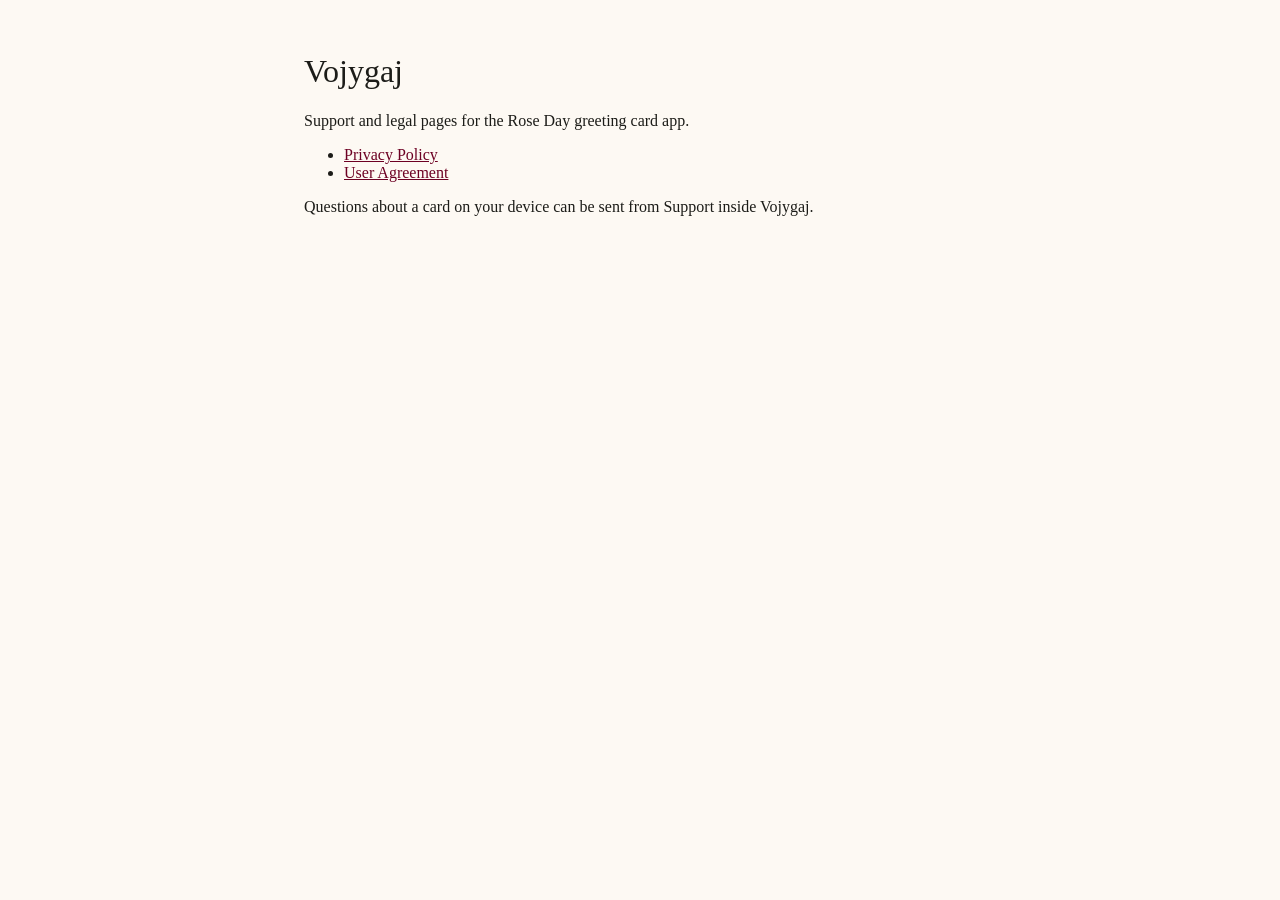
<file: index.html>
<!DOCTYPE html>
<html lang="en">
<head>
  <meta charset="utf-8">
  <meta name="viewport" content="width=device-width, initial-scale=1">
  <title>Vojygaj Legal</title>
  <link rel="stylesheet" href="legal.css">
</head>
<body>
  <main>
    <h1>Vojygaj</h1>
    <p>Support and legal pages for the Rose Day greeting card app.</p>
    <ul>
      <li><a href="privacy-policy.html">Privacy Policy</a></li>
      <li><a href="user-agreement.html">User Agreement</a></li>
    </ul>
    <p>Questions about a card on your device can be sent from Support inside Vojygaj.</p>
  </main>
</body>
</html>
</file>
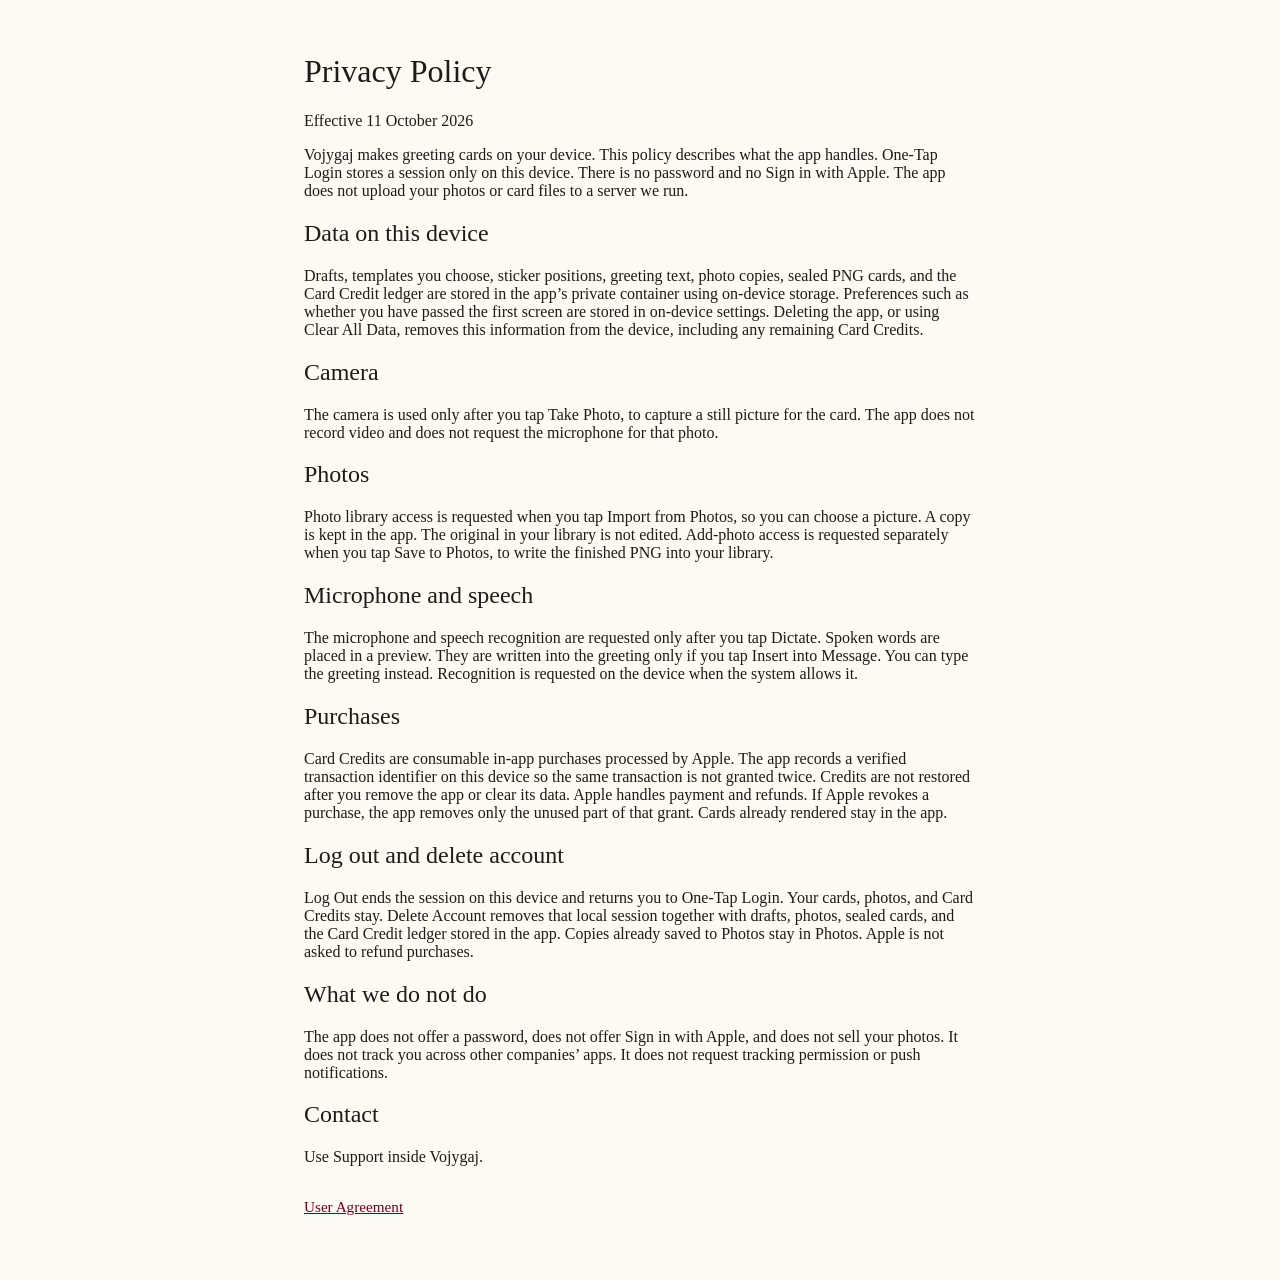
<file: privacy-policy.html>
<!DOCTYPE html>
<html lang="en">
<head>
  <meta charset="utf-8">
  <meta name="viewport" content="width=device-width, initial-scale=1">
  <title>Privacy Policy</title>
  <link rel="stylesheet" href="legal.css">
</head>
<body>
  <main>
    <h1>Privacy Policy</h1>
    <p>Effective 11 October 2026</p>
    <p>Vojygaj makes greeting cards on your device. This policy describes what the app handles. One-Tap Login stores a session only on this device. There is no password and no Sign in with Apple. The app does not upload your photos or card files to a server we run.</p>
    <h2>Data on this device</h2>
    <p>Drafts, templates you choose, sticker positions, greeting text, photo copies, sealed PNG cards, and the Card Credit ledger are stored in the app’s private container using on-device storage. Preferences such as whether you have passed the first screen are stored in on-device settings. Deleting the app, or using Clear All Data, removes this information from the device, including any remaining Card Credits.</p>
    <h2>Camera</h2>
    <p>The camera is used only after you tap Take Photo, to capture a still picture for the card. The app does not record video and does not request the microphone for that photo.</p>
    <h2>Photos</h2>
    <p>Photo library access is requested when you tap Import from Photos, so you can choose a picture. A copy is kept in the app. The original in your library is not edited. Add-photo access is requested separately when you tap Save to Photos, to write the finished PNG into your library.</p>
    <h2>Microphone and speech</h2>
    <p>The microphone and speech recognition are requested only after you tap Dictate. Spoken words are placed in a preview. They are written into the greeting only if you tap Insert into Message. You can type the greeting instead. Recognition is requested on the device when the system allows it.</p>
    <h2>Purchases</h2>
    <p>Card Credits are consumable in-app purchases processed by Apple. The app records a verified transaction identifier on this device so the same transaction is not granted twice. Credits are not restored after you remove the app or clear its data. Apple handles payment and refunds. If Apple revokes a purchase, the app removes only the unused part of that grant. Cards already rendered stay in the app.</p>
    <h2>Log out and delete account</h2>
    <p>Log Out ends the session on this device and returns you to One-Tap Login. Your cards, photos, and Card Credits stay. Delete Account removes that local session together with drafts, photos, sealed cards, and the Card Credit ledger stored in the app. Copies already saved to Photos stay in Photos. Apple is not asked to refund purchases.</p>
    <h2>What we do not do</h2>
    <p>The app does not offer a password, does not offer Sign in with Apple, and does not sell your photos. It does not track you across other companies’ apps. It does not request tracking permission or push notifications.</p>
    <h2>Contact</h2>
    <p>Use Support inside Vojygaj.</p>
    <footer><a href="user-agreement.html">User Agreement</a></footer>
  </main>
</body>
</html>
</file>
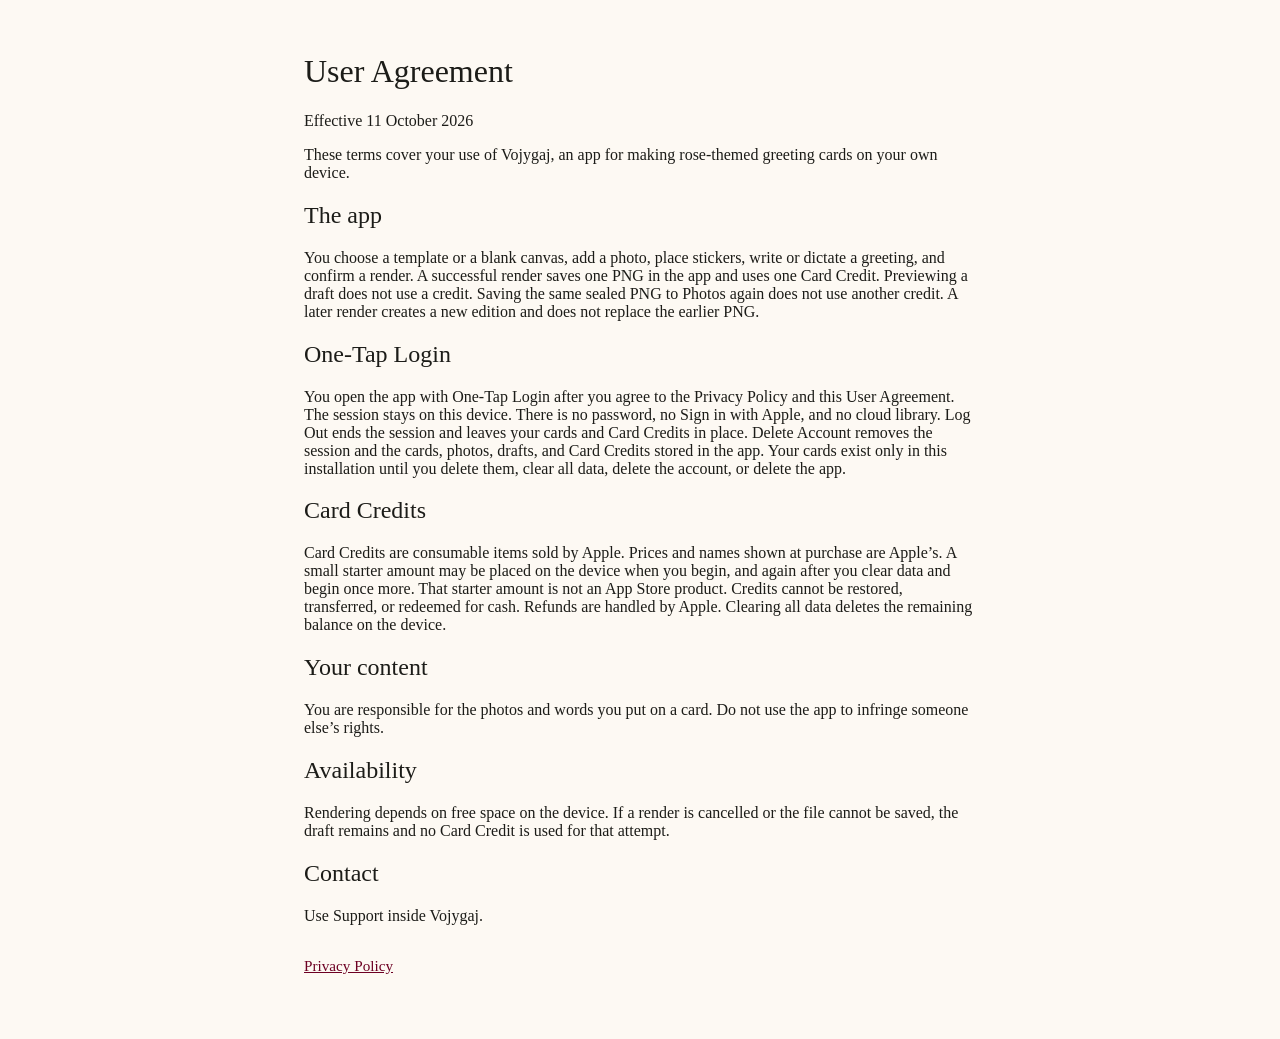
<file: user-agreement.html>
<!DOCTYPE html>
<html lang="en">
<head>
  <meta charset="utf-8">
  <meta name="viewport" content="width=device-width, initial-scale=1">
  <title>User Agreement</title>
  <link rel="stylesheet" href="legal.css">
</head>
<body>
  <main>
    <h1>User Agreement</h1>
    <p>Effective 11 October 2026</p>
    <p>These terms cover your use of Vojygaj, an app for making rose-themed greeting cards on your own device.</p>
    <h2>The app</h2>
    <p>You choose a template or a blank canvas, add a photo, place stickers, write or dictate a greeting, and confirm a render. A successful render saves one PNG in the app and uses one Card Credit. Previewing a draft does not use a credit. Saving the same sealed PNG to Photos again does not use another credit. A later render creates a new edition and does not replace the earlier PNG.</p>
    <h2>One-Tap Login</h2>
    <p>You open the app with One-Tap Login after you agree to the Privacy Policy and this User Agreement. The session stays on this device. There is no password, no Sign in with Apple, and no cloud library. Log Out ends the session and leaves your cards and Card Credits in place. Delete Account removes the session and the cards, photos, drafts, and Card Credits stored in the app. Your cards exist only in this installation until you delete them, clear all data, delete the account, or delete the app.</p>
    <h2>Card Credits</h2>
    <p>Card Credits are consumable items sold by Apple. Prices and names shown at purchase are Apple’s. A small starter amount may be placed on the device when you begin, and again after you clear data and begin once more. That starter amount is not an App Store product. Credits cannot be restored, transferred, or redeemed for cash. Refunds are handled by Apple. Clearing all data deletes the remaining balance on the device.</p>
    <h2>Your content</h2>
    <p>You are responsible for the photos and words you put on a card. Do not use the app to infringe someone else’s rights.</p>
    <h2>Availability</h2>
    <p>Rendering depends on free space on the device. If a render is cancelled or the file cannot be saved, the draft remains and no Card Credit is used for that attempt.</p>
    <h2>Contact</h2>
    <p>Use Support inside Vojygaj.</p>
    <footer><a href="privacy-policy.html">Privacy Policy</a></footer>
  </main>
</body>
</html>
</file>
<file: legal.css>
body { margin: 0; background: #fdf9f3; color: #1c1c18; font-family: "Iowan Old Style", Palatino, Georgia, serif; }
main { max-width: 42rem; margin: 0 auto; padding: 2rem 1.25rem 4rem; }
h1, h2 { font-weight: 500; }
a { color: #6d0023; }
footer { margin-top: 2rem; font-size: 0.95rem; }
</file>
